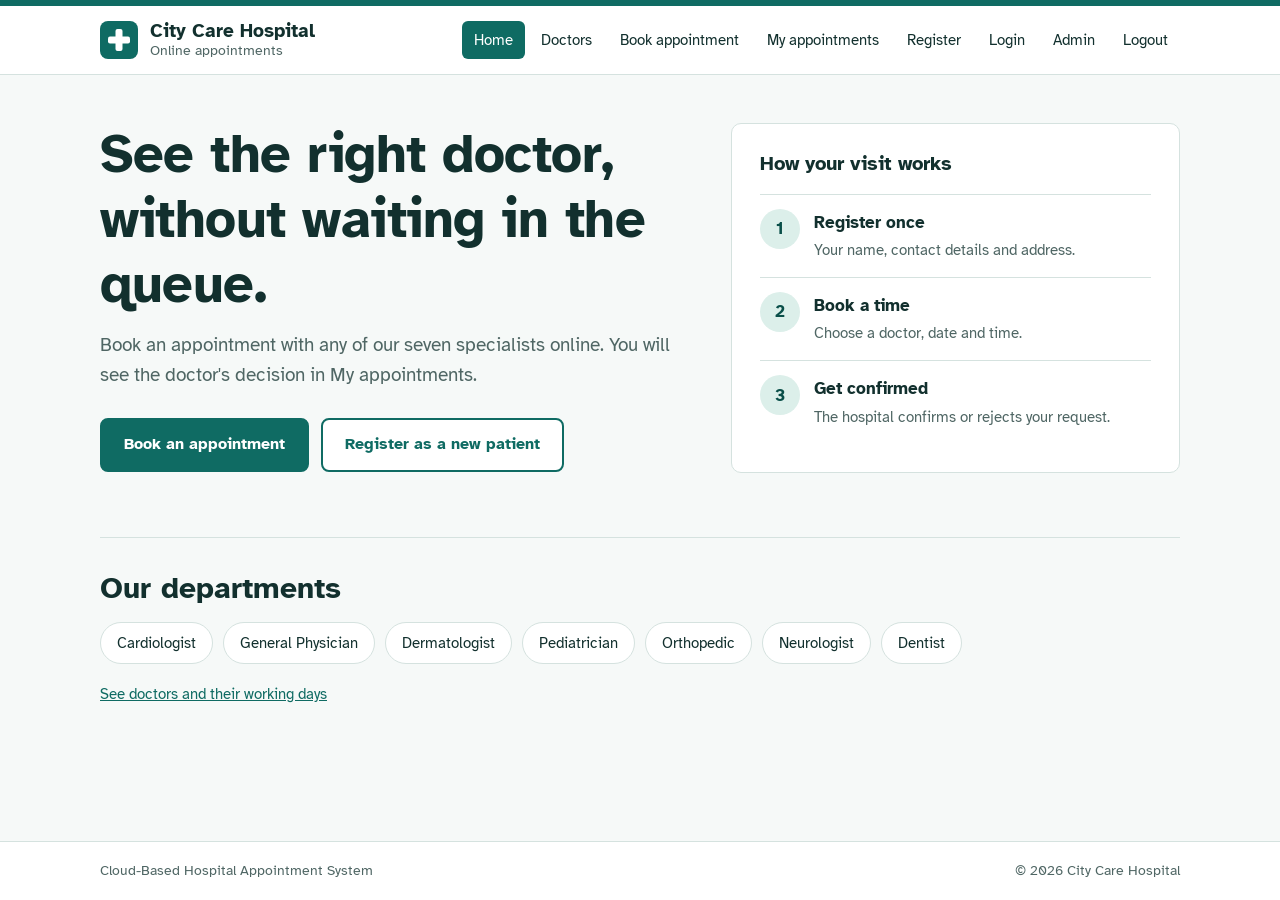
<file: index.html>
<!DOCTYPE html>
<html lang="en">
<head>
    <meta charset="utf-8">
    <meta name="viewport" content="width=device-width, initial-scale=1">
    <title>Home | City Care Hospital</title>
    <link rel="preconnect" href="https://fonts.googleapis.com">
    <link rel="preconnect" href="https://fonts.gstatic.com" crossorigin>
    <link href="https://fonts.googleapis.com/css2?family=Atkinson+Hyperlegible:wght@400;700&display=swap" rel="stylesheet">
    <link rel="stylesheet" href="/static/style.css">
</head>
<body>

<header class="site-header">
    <div class="inner">
        <a class="brand" href="/index.html">
            <span class="cross" aria-hidden="true"></span>
            <span>City Care Hospital<small>Online appointments</small></span>
        </a>
        <nav aria-label="Main">
            <a href="/index.html" class="active" aria-current="page">Home</a>
            <a href="/doctors.html">Doctors</a>
            <a href="/appointment.html">Book appointment</a>
            <a href="/my_appointments">My appointments</a>
            <a href="/register.html">Register</a>
            <a href="/login.html">Login</a>
            <a href="/admin_login.html">Admin</a>
            <a href="/logout">Logout</a>
        </nav>
    </div>
</header>

<main>

    <section class="hero">
        <div>
            <h1>See the right doctor, without waiting in the queue.</h1>
            <p class="lead">Book an appointment with any of our seven specialists online. You will see the doctor's decision in My appointments.</p>
            <div class="actions">
                <a class="btn" href="/appointment.html">Book an appointment</a>
                <a class="btn secondary" href="/register.html">Register as a new patient</a>
            </div>
        </div>

        <div class="visit-steps">
            <h3>How your visit works</h3>
            <ol>
            <li><div><strong>Register once</strong><span>Your name, contact details and address.</span></div></li>
            <li><div><strong>Book a time</strong><span>Choose a doctor, date and time.</span></div></li>
            <li><div><strong>Get confirmed</strong><span>The hospital confirms or rejects your request.</span></div></li>
            </ol>
        </div>
    </section>

    <section class="departments">
        <h2>Our departments</h2>
        <ul>
            <li>Cardiologist</li>
            <li>General Physician</li>
            <li>Dermatologist</li>
            <li>Pediatrician</li>
            <li>Orthopedic</li>
            <li>Neurologist</li>
            <li>Dentist</li>
        </ul>
        <p class="form-note"><a href="/doctors.html">See doctors and their working days</a></p>
    </section>
</main>

<footer>
    <div class="inner">
        <p>Cloud-Based Hospital Appointment System</p>
        <p>&copy; 2026 City Care Hospital</p>
    </div>
</footer>

</body>
</html>
</file>
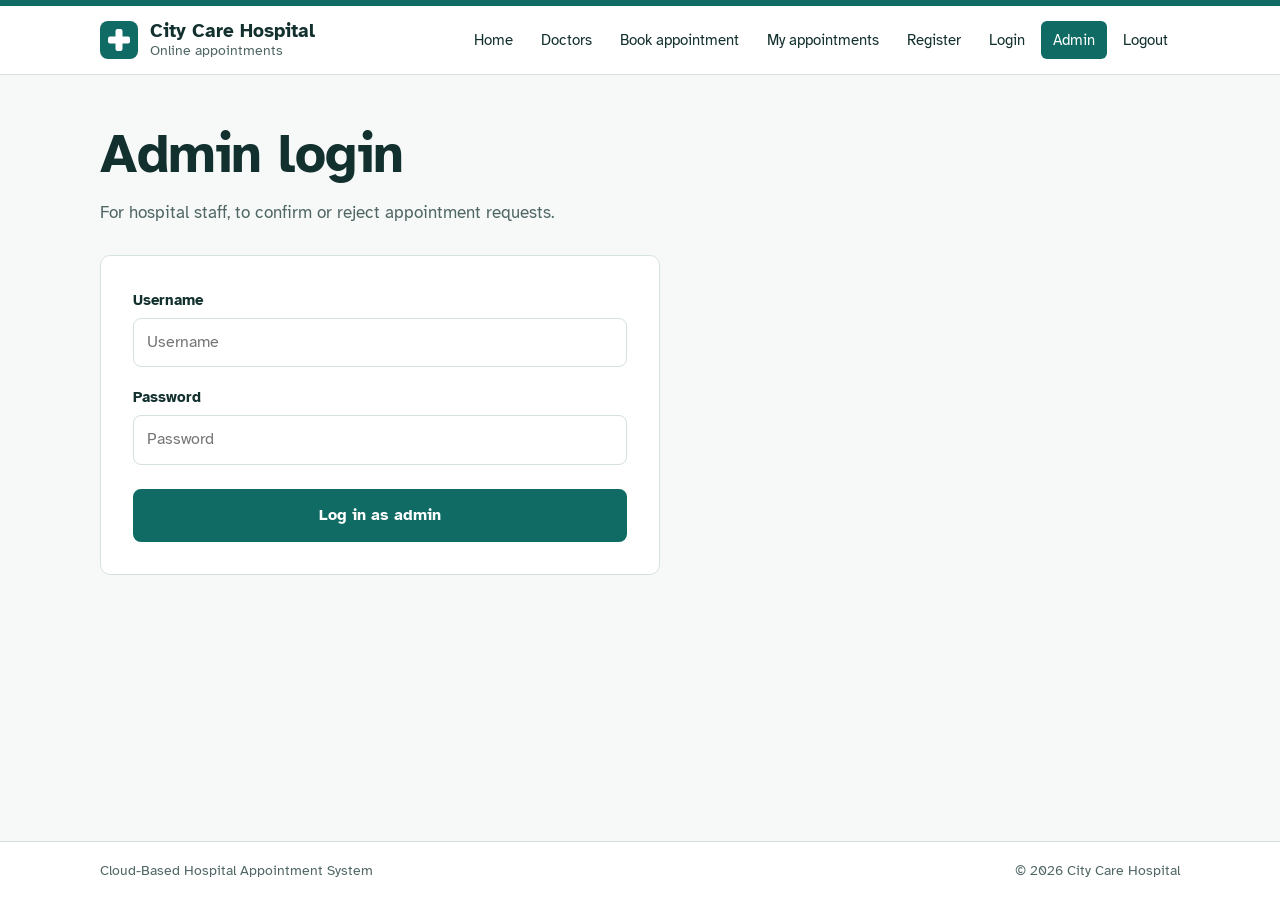
<file: admin_login.html>
<!DOCTYPE html>
<html lang="en">
<head>
    <meta charset="utf-8">
    <meta name="viewport" content="width=device-width, initial-scale=1">
    <title>Admin login | City Care Hospital</title>
    <link rel="preconnect" href="https://fonts.googleapis.com">
    <link rel="preconnect" href="https://fonts.gstatic.com" crossorigin>
    <link href="https://fonts.googleapis.com/css2?family=Atkinson+Hyperlegible:wght@400;700&display=swap" rel="stylesheet">
    <link rel="stylesheet" href="/static/style.css">
</head>
<body>

<header class="site-header">
    <div class="inner">
        <a class="brand" href="/index.html">
            <span class="cross" aria-hidden="true"></span>
            <span>City Care Hospital<small>Online appointments</small></span>
        </a>
        <nav aria-label="Main">
            <a href="/index.html">Home</a>
            <a href="/doctors.html">Doctors</a>
            <a href="/appointment.html">Book appointment</a>
            <a href="/my_appointments">My appointments</a>
            <a href="/register.html">Register</a>
            <a href="/login.html">Login</a>
            <a href="/admin_login.html" class="active" aria-current="page">Admin</a>
            <a href="/logout">Logout</a>
        </nav>
    </div>
</header>

<main>

    <div class="page-title">
        <h1>Admin login</h1>
        <p>For hospital staff, to confirm or reject appointment requests.</p>
    </div>

    <form class="form-card" action="/admin_login" method="POST">
        <div class="field">
            <label for="username">Username</label>
            <input id="username" type="text" name="username" placeholder="Username" required>
        </div>

        <div class="field">
            <label for="password">Password</label>
            <input id="password" type="password" name="password" placeholder="Password" required>
        </div>

        <button type="submit">Log in as admin</button>
    </form>
</main>

<footer>
    <div class="inner">
        <p>Cloud-Based Hospital Appointment System</p>
        <p>&copy; 2026 City Care Hospital</p>
    </div>
</footer>

</body>
</html>
</file>
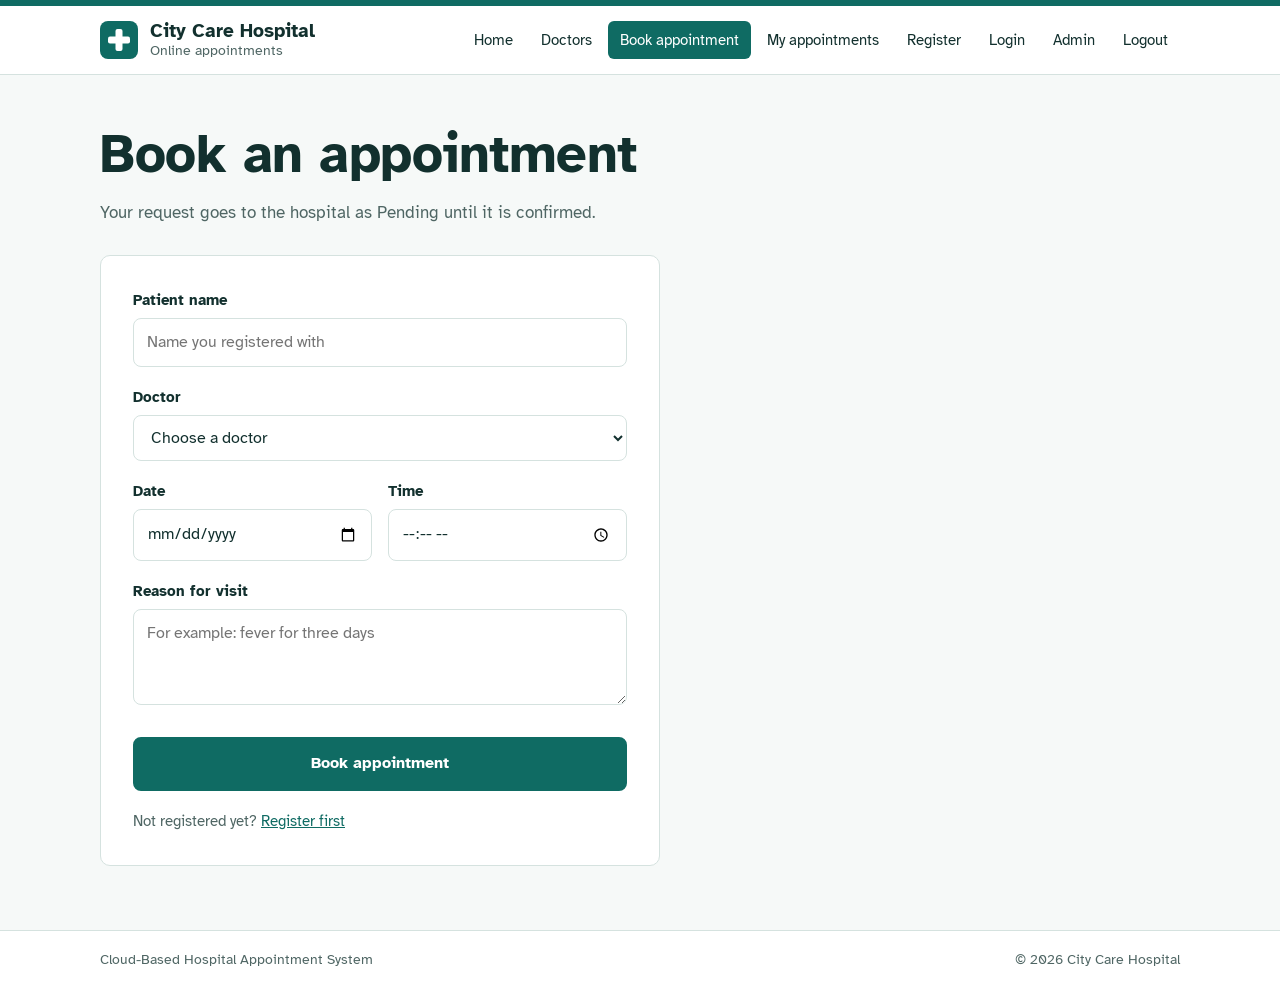
<file: appointment.html>
<!DOCTYPE html>
<html lang="en">
<head>
    <meta charset="utf-8">
    <meta name="viewport" content="width=device-width, initial-scale=1">
    <title>Book appointment | City Care Hospital</title>
    <link rel="preconnect" href="https://fonts.googleapis.com">
    <link rel="preconnect" href="https://fonts.gstatic.com" crossorigin>
    <link href="https://fonts.googleapis.com/css2?family=Atkinson+Hyperlegible:wght@400;700&display=swap" rel="stylesheet">
    <link rel="stylesheet" href="/static/style.css">
</head>
<body>

<header class="site-header">
    <div class="inner">
        <a class="brand" href="/index.html">
            <span class="cross" aria-hidden="true"></span>
            <span>City Care Hospital<small>Online appointments</small></span>
        </a>
        <nav aria-label="Main">
            <a href="/index.html">Home</a>
            <a href="/doctors.html">Doctors</a>
            <a href="/appointment.html" class="active" aria-current="page">Book appointment</a>
            <a href="/my_appointments">My appointments</a>
            <a href="/register.html">Register</a>
            <a href="/login.html">Login</a>
            <a href="/admin_login.html">Admin</a>
            <a href="/logout">Logout</a>
        </nav>
    </div>
</header>

<main>

    <div class="page-title">
        <h1>Book an appointment</h1>
        <p>Your request goes to the hospital as Pending until it is confirmed.</p>
    </div>

    <form class="form-card" action="/book_appointment" method="POST">
        <div class="field">
            <label for="patient_name">Patient name</label>
            <input id="patient_name" type="text" name="patient_name" placeholder="Name you registered with" required>
        </div>

        <div class="field">
            <label for="doctor_name">Doctor</label>
            <select id="doctor_name" name="doctor_name" required>
                <option value="">Choose a doctor</option>
                    <option value="Dr. Rahul Sharma">Dr. Rahul Sharma (Cardiologist)</option>
                    <option value="Dr. Priya Patil">Dr. Priya Patil (General Physician)</option>
                    <option value="Dr. Amit Joshi">Dr. Amit Joshi (Dermatologist)</option>
                    <option value="Dr. Sneha Kulkarni">Dr. Sneha Kulkarni (Pediatrician)</option>
                    <option value="Dr. Rohan Mehta">Dr. Rohan Mehta (Orthopedic)</option>
                    <option value="Dr. Karan Shah">Dr. Karan Shah (Neurologist)</option>
                    <option value="Dr. Vikram Joshi">Dr. Vikram Joshi (Dentist)</option>
            </select>
        </div>

        <div class="form-row">
            <div class="field">
                <label for="appointment_date">Date</label>
                <input id="appointment_date" type="date" name="appointment_date" required>
            </div>
            <div class="field">
                <label for="appointment_time">Time</label>
                <input id="appointment_time" type="time" name="appointment_time" required>
            </div>
        </div>

        <div class="field">
            <label for="reason">Reason for visit</label>
            <textarea id="reason" name="reason" placeholder="For example: fever for three days" required></textarea>
        </div>

        <button type="submit">Book appointment</button>
        <p class="form-note">Not registered yet? <a href="/register.html">Register first</a></p>
    </form>
</main>

<footer>
    <div class="inner">
        <p>Cloud-Based Hospital Appointment System</p>
        <p>&copy; 2026 City Care Hospital</p>
    </div>
</footer>

</body>
</html>
</file>
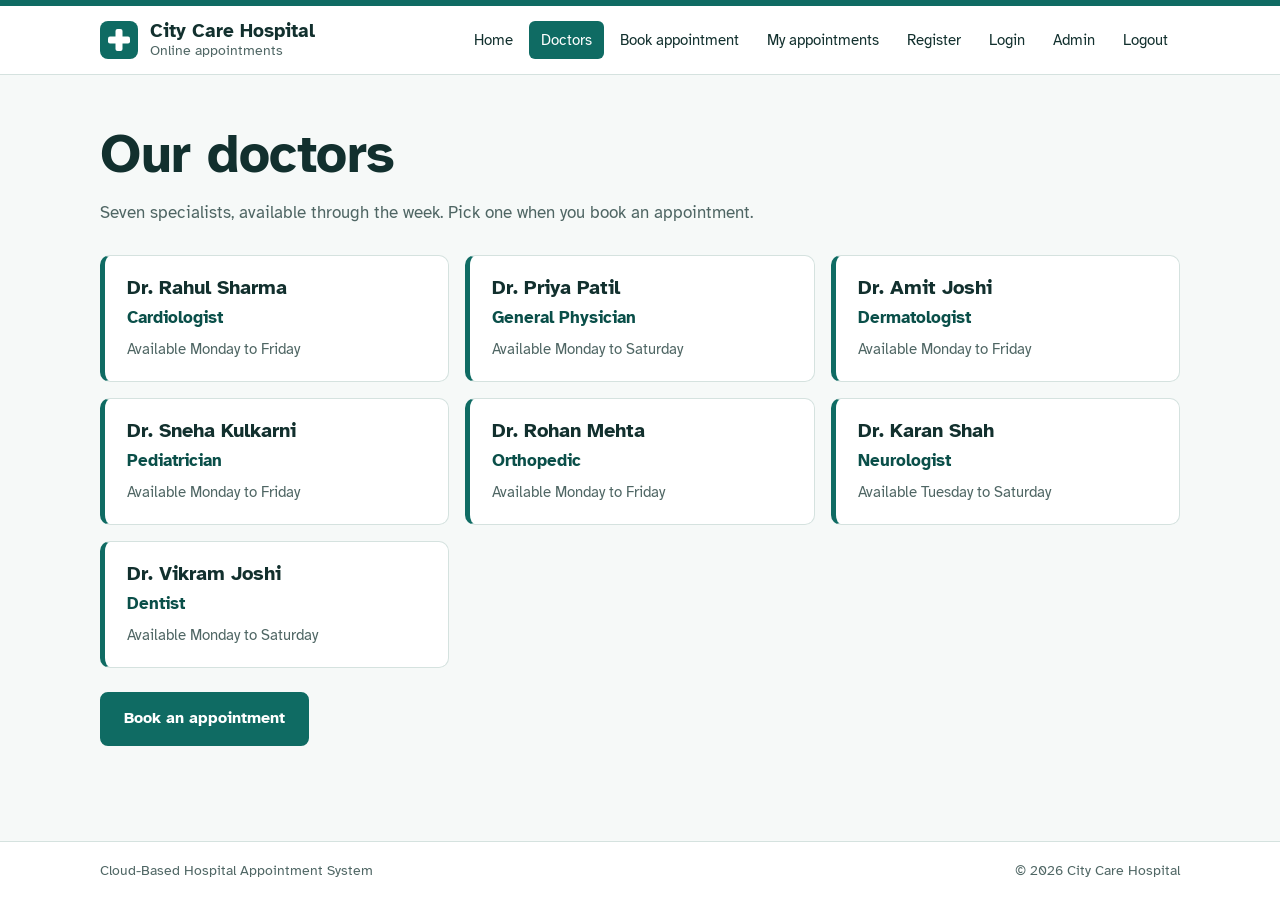
<file: doctors.html>
<!DOCTYPE html>
<html lang="en">
<head>
    <meta charset="utf-8">
    <meta name="viewport" content="width=device-width, initial-scale=1">
    <title>Doctors | City Care Hospital</title>
    <link rel="preconnect" href="https://fonts.googleapis.com">
    <link rel="preconnect" href="https://fonts.gstatic.com" crossorigin>
    <link href="https://fonts.googleapis.com/css2?family=Atkinson+Hyperlegible:wght@400;700&display=swap" rel="stylesheet">
    <link rel="stylesheet" href="/static/style.css">
</head>
<body>

<header class="site-header">
    <div class="inner">
        <a class="brand" href="/index.html">
            <span class="cross" aria-hidden="true"></span>
            <span>City Care Hospital<small>Online appointments</small></span>
        </a>
        <nav aria-label="Main">
            <a href="/index.html">Home</a>
            <a href="/doctors.html" class="active" aria-current="page">Doctors</a>
            <a href="/appointment.html">Book appointment</a>
            <a href="/my_appointments">My appointments</a>
            <a href="/register.html">Register</a>
            <a href="/login.html">Login</a>
            <a href="/admin_login.html">Admin</a>
            <a href="/logout">Logout</a>
        </nav>
    </div>
</header>

<main>

    <div class="page-title">
        <h1>Our doctors</h1>
        <p>Seven specialists, available through the week. Pick one when you book an appointment.</p>
    </div>

    <ul class="doctor-list">
        <li>
            <h3>Dr. Rahul Sharma</h3>
            <p class="spec">Cardiologist</p>
            <p class="days">Available Monday to Friday</p>
        </li>
        <li>
            <h3>Dr. Priya Patil</h3>
            <p class="spec">General Physician</p>
            <p class="days">Available Monday to Saturday</p>
        </li>
        <li>
            <h3>Dr. Amit Joshi</h3>
            <p class="spec">Dermatologist</p>
            <p class="days">Available Monday to Friday</p>
        </li>
        <li>
            <h3>Dr. Sneha Kulkarni</h3>
            <p class="spec">Pediatrician</p>
            <p class="days">Available Monday to Friday</p>
        </li>
        <li>
            <h3>Dr. Rohan Mehta</h3>
            <p class="spec">Orthopedic</p>
            <p class="days">Available Monday to Friday</p>
        </li>
        <li>
            <h3>Dr. Karan Shah</h3>
            <p class="spec">Neurologist</p>
            <p class="days">Available Tuesday to Saturday</p>
        </li>
        <li>
            <h3>Dr. Vikram Joshi</h3>
            <p class="spec">Dentist</p>
            <p class="days">Available Monday to Saturday</p>
        </li>
    </ul>

    <div class="actions below-table">
        <a class="btn" href="/appointment.html">Book an appointment</a>
    </div>
</main>

<footer>
    <div class="inner">
        <p>Cloud-Based Hospital Appointment System</p>
        <p>&copy; 2026 City Care Hospital</p>
    </div>
</footer>

</body>
</html>
</file>
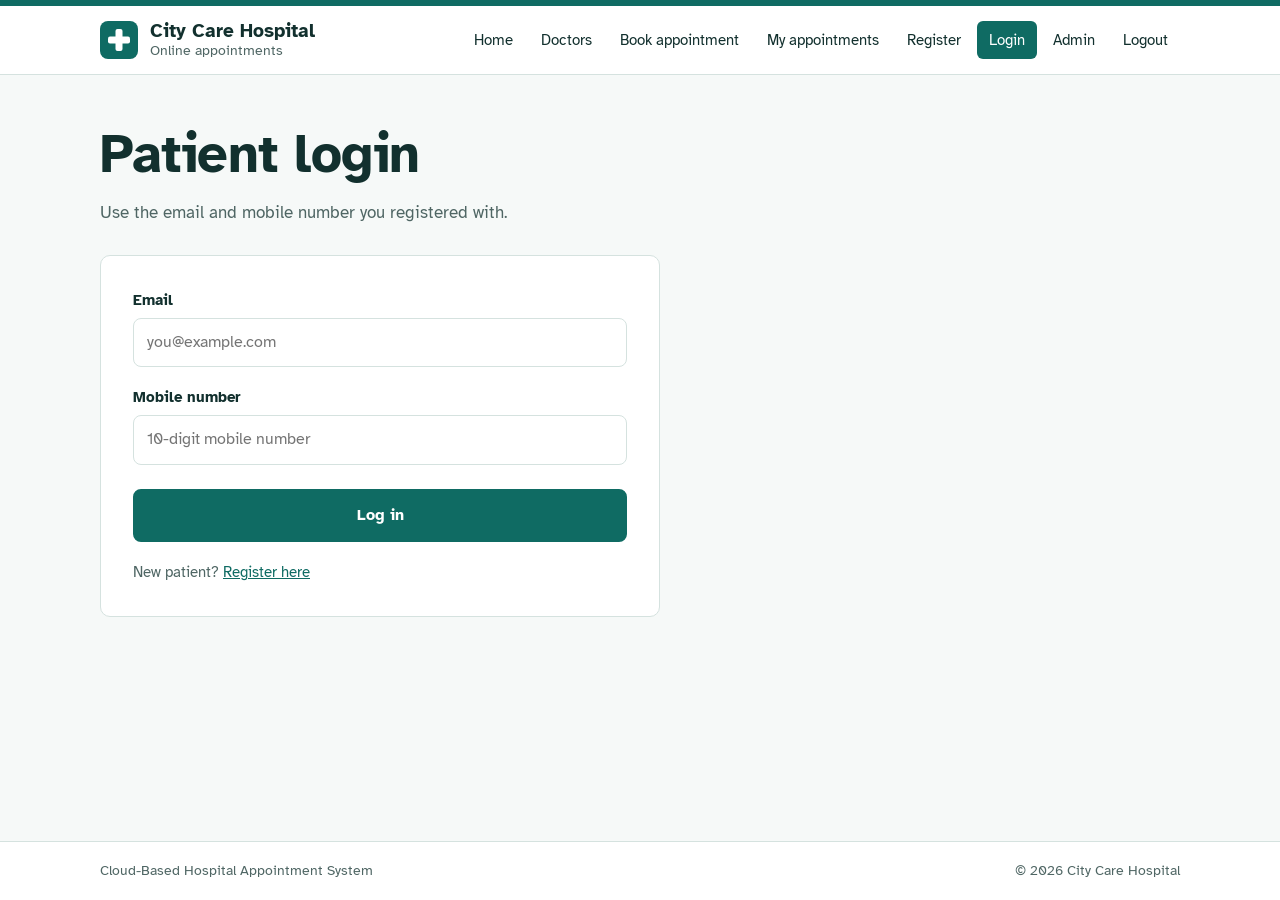
<file: login.html>
<!DOCTYPE html>
<html lang="en">
<head>
    <meta charset="utf-8">
    <meta name="viewport" content="width=device-width, initial-scale=1">
    <title>Login | City Care Hospital</title>
    <link rel="preconnect" href="https://fonts.googleapis.com">
    <link rel="preconnect" href="https://fonts.gstatic.com" crossorigin>
    <link href="https://fonts.googleapis.com/css2?family=Atkinson+Hyperlegible:wght@400;700&display=swap" rel="stylesheet">
    <link rel="stylesheet" href="/static/style.css">
</head>
<body>

<header class="site-header">
    <div class="inner">
        <a class="brand" href="/index.html">
            <span class="cross" aria-hidden="true"></span>
            <span>City Care Hospital<small>Online appointments</small></span>
        </a>
        <nav aria-label="Main">
            <a href="/index.html">Home</a>
            <a href="/doctors.html">Doctors</a>
            <a href="/appointment.html">Book appointment</a>
            <a href="/my_appointments">My appointments</a>
            <a href="/register.html">Register</a>
            <a href="/login.html" class="active" aria-current="page">Login</a>
            <a href="/admin_login.html">Admin</a>
            <a href="/logout">Logout</a>
        </nav>
    </div>
</header>

<main>

    <div class="page-title">
        <h1>Patient login</h1>
        <p>Use the email and mobile number you registered with.</p>
    </div>

    <form class="form-card" action="/login" method="POST">
        <div class="field">
            <label for="email">Email</label>
            <input id="email" type="email" name="email" placeholder="you@example.com" required>
        </div>

        <div class="field">
            <label for="phone">Mobile number</label>
            <input id="phone" type="tel" name="phone" placeholder="10-digit mobile number" required>
        </div>

        <button type="submit">Log in</button>
        <p class="form-note">New patient? <a href="/register.html">Register here</a></p>
    </form>
</main>

<footer>
    <div class="inner">
        <p>Cloud-Based Hospital Appointment System</p>
        <p>&copy; 2026 City Care Hospital</p>
    </div>
</footer>

</body>
</html>
</file>
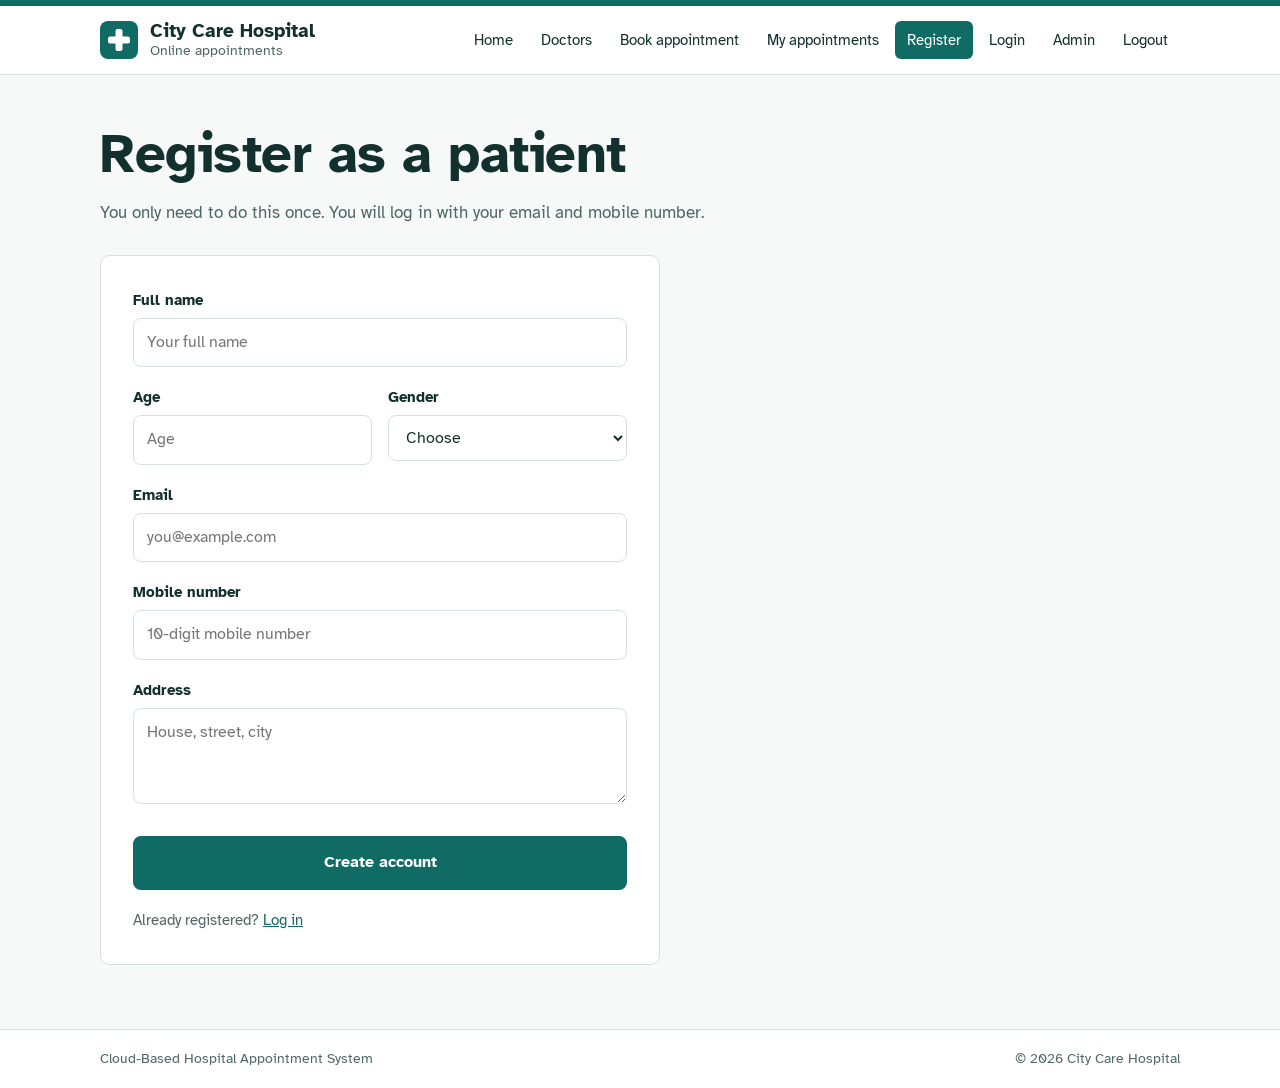
<file: register.html>
<!DOCTYPE html>
<html lang="en">
<head>
    <meta charset="utf-8">
    <meta name="viewport" content="width=device-width, initial-scale=1">
    <title>Register | City Care Hospital</title>
    <link rel="preconnect" href="https://fonts.googleapis.com">
    <link rel="preconnect" href="https://fonts.gstatic.com" crossorigin>
    <link href="https://fonts.googleapis.com/css2?family=Atkinson+Hyperlegible:wght@400;700&display=swap" rel="stylesheet">
    <link rel="stylesheet" href="/static/style.css">
</head>
<body>

<header class="site-header">
    <div class="inner">
        <a class="brand" href="/index.html">
            <span class="cross" aria-hidden="true"></span>
            <span>City Care Hospital<small>Online appointments</small></span>
        </a>
        <nav aria-label="Main">
            <a href="/index.html">Home</a>
            <a href="/doctors.html">Doctors</a>
            <a href="/appointment.html">Book appointment</a>
            <a href="/my_appointments">My appointments</a>
            <a href="/register.html" class="active" aria-current="page">Register</a>
            <a href="/login.html">Login</a>
            <a href="/admin_login.html">Admin</a>
            <a href="/logout">Logout</a>
        </nav>
    </div>
</header>

<main>

    <div class="page-title">
        <h1>Register as a patient</h1>
        <p>You only need to do this once. You will log in with your email and mobile number.</p>
    </div>

    <form class="form-card" action="/register" method="POST">
        <div class="field">
            <label for="name">Full name</label>
            <input id="name" type="text" name="name" placeholder="Your full name" required>
        </div>

        <div class="form-row">
            <div class="field">
                <label for="age">Age</label>
                <input id="age" type="number" name="age" min="0" max="120" placeholder="Age" required>
            </div>
            <div class="field">
                <label for="gender">Gender</label>
                <select id="gender" name="gender" required>
                    <option value="">Choose</option>
                    <option>Male</option>
                    <option>Female</option>
                    <option>Other</option>
                </select>
            </div>
        </div>

        <div class="field">
            <label for="email">Email</label>
            <input id="email" type="email" name="email" placeholder="you@example.com" required>
        </div>

        <div class="field">
            <label for="phone">Mobile number</label>
            <input id="phone" type="tel" name="phone" placeholder="10-digit mobile number" required>
        </div>

        <div class="field">
            <label for="address">Address</label>
            <textarea id="address" name="address" placeholder="House, street, city"></textarea>
        </div>

        <button type="submit">Create account</button>
        <p class="form-note">Already registered? <a href="/login.html">Log in</a></p>
    </form>
</main>

<footer>
    <div class="inner">
        <p>Cloud-Based Hospital Appointment System</p>
        <p>&copy; 2026 City Care Hospital</p>
    </div>
</footer>

</body>
</html>
</file>
<file: static/style.css>
/* Cloud Hospital Appointment System
   Look: hospital wayfinding signage. Deep teal, clean white, very legible type. */

:root {
    --ink: #12302e;        /* main text */
    --teal: #0f6b63;       /* brand / buttons */
    --teal-dark: #0a4f49;
    --mint: #dcefea;       /* soft tint */
    --paper: #f6f9f8;      /* page background */
    --line: #d5e2df;       /* borders */
    --muted: #4f6664;      /* secondary text */
    --pending: #9a6400;
    --pending-bg: #fdf1d6;
    --ok: #17673a;
    --ok-bg: #dcf3e4;
    --no: #a3321d;
    --no-bg: #fbe3dc;
    --radius: 10px;
}

* { box-sizing: border-box; }

html { -webkit-text-size-adjust: 100%; }

body {
    margin: 0;
    font-family: "Atkinson Hyperlegible", system-ui, sans-serif;
    font-size: 17px;
    line-height: 1.6;
    color: var(--ink);
    background: var(--paper);
    min-height: 100vh;
    display: flex;
    flex-direction: column;
}

a { color: var(--teal); }

:focus-visible {
    outline: 3px solid #f2b134;
    outline-offset: 2px;
}

/* ---------- Header ---------- */

.site-header {
    background: #fff;
    border-top: 6px solid var(--teal);
    border-bottom: 1px solid var(--line);
}

.site-header .inner {
    max-width: 1120px;
    margin: 0 auto;
    padding: 14px 20px;
    display: flex;
    align-items: center;
    justify-content: space-between;
    gap: 16px;
    flex-wrap: wrap;
}

.brand {
    display: flex;
    align-items: center;
    gap: 12px;
    text-decoration: none;
    color: var(--ink);
    font-weight: 700;
    font-size: 19px;
    line-height: 1.2;
}

.brand small {
    display: block;
    font-weight: 400;
    font-size: 14px;
    color: var(--muted);
}

/* Medical cross mark */
.cross {
    width: 38px;
    height: 38px;
    flex: none;
    background: var(--teal);
    border-radius: 8px;
    position: relative;
}
.cross::before,
.cross::after {
    content: "";
    position: absolute;
    background: #fff;
    border-radius: 2px;
    left: 50%;
    top: 50%;
    transform: translate(-50%, -50%);
}
.cross::before { width: 22px; height: 7px; }
.cross::after  { width: 7px; height: 22px; }

nav {
    display: flex;
    flex-wrap: wrap;
    gap: 4px;
}

nav a {
    text-decoration: none;
    color: var(--ink);
    font-size: 15px;
    padding: 7px 12px;
    border-radius: 6px;
    white-space: nowrap;
}

nav a:hover { background: var(--mint); }

nav a.active {
    background: var(--teal);
    color: #fff;
}

/* ---------- Layout ---------- */

main {
    flex: 1;
    width: 100%;
    max-width: 1120px;
    margin: 0 auto;
    padding: 48px 20px 64px;
}

h1, h2, h3 { line-height: 1.2; margin: 0 0 12px; }

h1 { font-size: clamp(34px, 5vw, 54px); letter-spacing: -0.5px; }
h2 { font-size: 30px; }
h3 { font-size: 20px; }

.lead {
    font-size: 19px;
    color: var(--muted);
    max-width: 34em;
    margin: 0 0 28px;
}

.page-title { margin-bottom: 28px; }
.page-title p { color: var(--muted); margin: 0; max-width: 40em; }

/* ---------- Home hero ---------- */

.hero {
    display: grid;
    grid-template-columns: 1.3fr 1fr;
    gap: 48px;
    align-items: center;
}

.visit-steps {
    background: #fff;
    border: 1px solid var(--line);
    border-radius: var(--radius);
    padding: 28px;
}

.visit-steps ol {
    list-style: none;
    margin: 0;
    padding: 0;
    counter-reset: step;
}

.visit-steps h3 { margin-bottom: 18px; }

.visit-steps li {
    counter-increment: step;
    display: grid;
    grid-template-columns: 40px 1fr;
    gap: 14px;
    padding: 14px 0;
    border-top: 1px solid var(--line);
}

.visit-steps li::before {
    content: counter(step);
    width: 40px;
    height: 40px;
    border-radius: 50%;
    background: var(--mint);
    color: var(--teal-dark);
    font-weight: 700;
    display: grid;
    place-items: center;
}

.visit-steps strong { display: block; }
.visit-steps span { color: var(--muted); font-size: 15px; }

.departments {
    margin-top: 64px;
    padding-top: 32px;
    border-top: 1px solid var(--line);
}

.departments ul {
    list-style: none;
    padding: 0;
    margin: 16px 0 0;
    display: flex;
    flex-wrap: wrap;
    gap: 10px;
}

.departments li {
    background: #fff;
    border: 1px solid var(--line);
    border-radius: 999px;
    padding: 8px 16px;
    font-size: 15px;
}

/* ---------- Buttons ---------- */

button,
.btn {
    display: inline-block;
    font: inherit;
    font-weight: 700;
    font-size: 16px;
    padding: 12px 22px;
    border-radius: 8px;
    border: 2px solid var(--teal);
    background: var(--teal);
    color: #fff;
    cursor: pointer;
    text-decoration: none;
    transition: background 0.15s;
}

button:hover,
.btn:hover { background: var(--teal-dark); border-color: var(--teal-dark); }

.btn.secondary {
    background: #fff;
    color: var(--teal);
}
.btn.secondary:hover { background: var(--mint); }

.actions {
    display: flex;
    flex-wrap: wrap;
    gap: 12px;
}

/* ---------- Forms ---------- */

.form-card {
    background: #fff;
    border: 1px solid var(--line);
    border-radius: var(--radius);
    padding: 32px;
    max-width: 560px;
}

.form-card .field { margin-bottom: 18px; }

.form-row {
    display: grid;
    grid-template-columns: 1fr 1fr;
    gap: 16px;
}

label {
    display: block;
    font-weight: 700;
    font-size: 15px;
    margin-bottom: 6px;
}

input,
select,
textarea {
    width: 100%;
    font: inherit;
    font-size: 16px;
    color: var(--ink);
    padding: 11px 13px;
    border: 1.5px solid var(--line);
    border-radius: 8px;
    background: #fff;
}

input:focus,
select:focus,
textarea:focus {
    outline: none;
    border-color: var(--teal);
    box-shadow: 0 0 0 3px var(--mint);
}

textarea { min-height: 96px; resize: vertical; }

.form-card button { width: 100%; margin-top: 6px; }

.form-note {
    margin: 18px 0 0;
    font-size: 15px;
    color: var(--muted);
}

/* ---------- Doctors ---------- */

.doctor-list {
    list-style: none;
    padding: 0;
    margin: 0;
    display: grid;
    grid-template-columns: repeat(auto-fill, minmax(300px, 1fr));
    gap: 16px;
}

.doctor-list li {
    background: #fff;
    border: 1px solid var(--line);
    border-left: 5px solid var(--teal);
    border-radius: var(--radius);
    padding: 20px 22px;
}

.doctor-list h3 { margin-bottom: 4px; }
.doctor-list .spec { color: var(--teal-dark); font-weight: 700; margin: 0; }
.doctor-list .days { color: var(--muted); font-size: 15px; margin: 6px 0 0; }

/* ---------- Tables ---------- */

.table-wrap {
    background: #fff;
    border: 1px solid var(--line);
    border-radius: var(--radius);
    overflow-x: auto;
}

table {
    width: 100%;
    border-collapse: collapse;
    font-size: 16px;
}

th, td {
    text-align: left;
    padding: 14px 18px;
    border-bottom: 1px solid var(--line);
    white-space: nowrap;
}

th {
    background: var(--mint);
    color: var(--teal-dark);
    font-size: 14px;
}

tr:last-child td { border-bottom: none; }

td .btn { padding: 6px 14px; font-size: 14px; }
td .btn.reject { background: #fff; color: var(--no); border-color: var(--no); }
td .btn.reject:hover { background: var(--no-bg); }

.status {
    display: inline-block;
    padding: 3px 12px;
    border-radius: 999px;
    font-size: 14px;
    font-weight: 700;
}
.status-pending   { background: var(--pending-bg); color: var(--pending); }
.status-confirmed { background: var(--ok-bg); color: var(--ok); }
.status-rejected  { background: var(--no-bg); color: var(--no); }

.empty {
    padding: 40px 20px;
    text-align: center;
    color: var(--muted);
}

.below-table { margin-top: 24px; }

/* ---------- Message pages (success / error) ---------- */

.message {
    max-width: 560px;
    background: #fff;
    border: 1px solid var(--line);
    border-top: 6px solid var(--teal);
    border-radius: var(--radius);
    padding: 36px;
}
.message.error { border-top-color: var(--no); }
.message p { color: var(--muted); margin: 0 0 24px; }

/* ---------- Footer ---------- */

footer {
    border-top: 1px solid var(--line);
    background: #fff;
}

footer .inner {
    max-width: 1120px;
    margin: 0 auto;
    padding: 18px 20px;
    display: flex;
    justify-content: space-between;
    flex-wrap: wrap;
    gap: 8px;
    font-size: 14px;
    color: var(--muted);
}

footer p { margin: 0; }

/* ---------- Small screens ---------- */

@media (max-width: 820px) {
    .hero { grid-template-columns: 1fr; gap: 32px; }
    main { padding-top: 32px; }
}

@media (max-width: 520px) {
    .form-row { grid-template-columns: 1fr; gap: 0; }
    .form-card, .message { padding: 22px; }
    nav a { padding: 6px 9px; font-size: 14px; }
}

@media (prefers-reduced-motion: reduce) {
    * { transition: none !important; }
}

.message h1 { font-size: 32px; }
</file>
